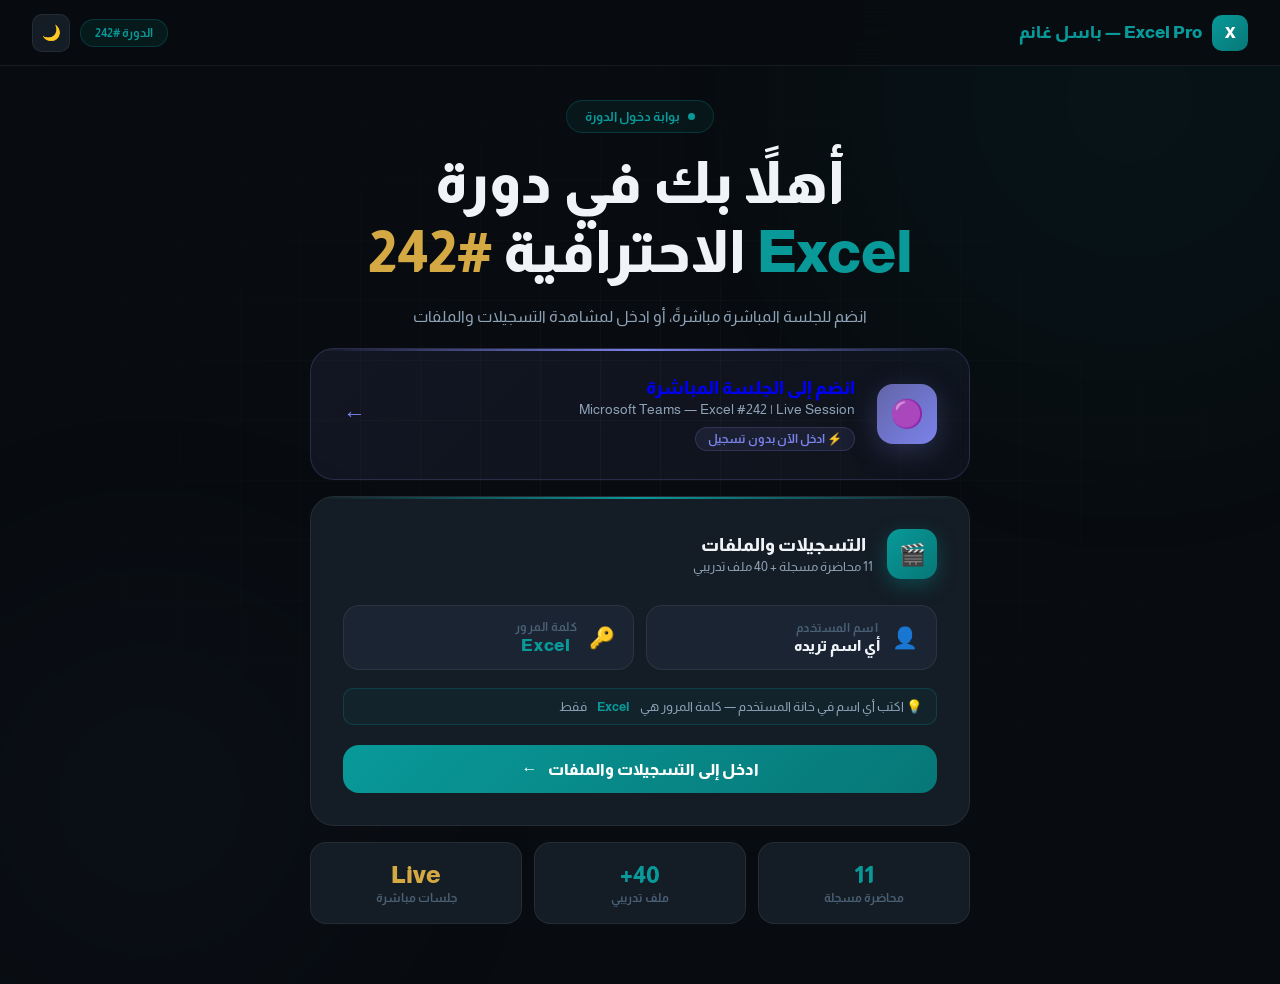
<file: index.html>
<!DOCTYPE html>
<html lang="ar" dir="rtl" data-theme="dark">
<head>
<meta charset="UTF-8">
<meta name="viewport" content="width=device-width, initial-scale=1.0">
<title>Excel #242 | بوابة الدورة - باسل غانم</title>
<link href="https://fonts.googleapis.com/css2?family=Almarai:wght@300;400;700;800&display=swap" rel="stylesheet">
<style>
:root{
  --teal:#099999;--teal-light:#0bbdbd;--teal-dark:#077777;
  --teal-glow:rgba(9,153,153,.35);--teal-subtle:rgba(9,153,153,.08);
  --bg:#080c10;--bg-2:#0d1117;--surface:#141c25;--surface-2:#1a2433;
  --border:rgba(255,255,255,.07);--border-teal:rgba(9,153,153,.25);
  --text-primary:#f0f4f8;--text-secondary:#8fa3b8;--text-muted:#4a6075;
  --gold:#d4a843;--teams:#6264a7;--teams-light:#7b83eb;
  --radius-lg:24px;--radius-md:16px;--radius-sm:10px;
  --transition:.35s cubic-bezier(.25,.46,.45,.94);
}
[data-theme="light"]{
  --bg:#f0f4f8;--bg-2:#e8eef4;--surface:#fff;--surface-2:#f5f8fb;
  --border:rgba(0,0,0,.08);--border-teal:rgba(9,153,153,.2);
  --text-primary:#0d1117;--text-secondary:#4a6075;--text-muted:#8fa3b8;
}
*,*::before,*::after{box-sizing:border-box;margin:0;padding:0}
html{direction:rtl}
body{font-family:'Almarai',sans-serif;background:var(--bg);color:var(--text-primary);min-height:100vh;overflow-x:hidden;transition:background .35s,color .35s}
::selection{background:var(--teal);color:#fff}
::-webkit-scrollbar{width:4px}::-webkit-scrollbar-thumb{background:var(--teal);border-radius:2px}

.bg-grid{position:fixed;inset:0;background-image:linear-gradient(var(--border) 1px,transparent 1px),linear-gradient(90deg,var(--border) 1px,transparent 1px);background-size:60px 60px;opacity:.4;mask-image:radial-gradient(ellipse 80% 80% at center,black 10%,transparent 70%);pointer-events:none;z-index:0}
.orb{position:fixed;border-radius:50%;filter:blur(120px);pointer-events:none;z-index:0}
.orb-1{width:600px;height:600px;background:var(--teal);opacity:.05;top:-200px;right:-150px;animation:float1 12s ease-in-out infinite}
.orb-2{width:500px;height:500px;background:var(--teams);opacity:.04;bottom:-150px;left:-100px;animation:float2 15s ease-in-out infinite}
@keyframes float1{0%,100%{transform:translate(0,0)}50%{transform:translate(30px,20px)}}
@keyframes float2{0%,100%{transform:translate(0,0)}50%{transform:translate(-20px,30px)}}

nav{position:fixed;top:0;right:0;left:0;z-index:100;display:flex;align-items:center;justify-content:space-between;padding:0 32px;height:66px;background:rgba(8,12,16,.8);backdrop-filter:blur(20px);border-bottom:1px solid var(--border)}
[data-theme="light"] nav{background:rgba(240,244,248,.85)}
.logo{display:flex;align-items:center;gap:10px;font-weight:800;font-size:1.05rem;color:var(--teal)}
.logo-box{width:36px;height:36px;background:linear-gradient(135deg,var(--teal),var(--teal-dark));border-radius:10px;display:grid;place-items:center;font-size:.95rem;font-weight:800;color:#fff;flex-shrink:0}
.nav-right{display:flex;align-items:center;gap:10px}
.theme-btn{width:38px;height:38px;border-radius:10px;border:1.5px solid var(--border);background:var(--surface);color:var(--text-secondary);cursor:pointer;display:grid;place-items:center;font-size:.95rem;transition:var(--transition)}
.theme-btn:hover{border-color:var(--teal);color:var(--teal)}
.nav-badge{padding:6px 14px;border-radius:20px;background:rgba(9,153,153,.1);border:1px solid var(--border-teal);color:var(--teal);font-size:.78rem;font-weight:700}

.hero{position:relative;z-index:1;min-height:100vh;display:flex;flex-direction:column;align-items:center;justify-content:center;padding:100px 24px 60px;text-align:center;gap:16px}

.live-pill{display:inline-flex;align-items:center;gap:8px;padding:8px 18px;border-radius:30px;background:rgba(9,153,153,.08);border:1px solid var(--border-teal);color:var(--teal);font-size:.82rem;font-weight:700;animation:fadeDown .6s both}
.pulse{width:7px;height:7px;border-radius:50%;background:var(--teal);animation:pulseAnim 2s infinite}
@keyframes pulseAnim{0%,100%{opacity:1;transform:scale(1)}50%{opacity:.4;transform:scale(.7)}}
@keyframes fadeDown{from{opacity:0;transform:translateY(-16px)}to{opacity:1;transform:translateY(0)}}
@keyframes fadeUp{from{opacity:0;transform:translateY(24px)}to{opacity:1;transform:translateY(0)}}

.hero h1{font-size:clamp(1.9rem,5.5vw,3.6rem);font-weight:800;line-height:1.2;animation:fadeDown .7s .1s both}
.hero h1 span{color:var(--teal)}
.hero h1 em{font-style:normal;color:var(--gold)}
.hero-sub{font-size:1rem;color:var(--text-secondary);max-width:520px;line-height:1.8;animation:fadeDown .7s .2s both}

/* TEAMS CARD */
.live-banner{width:100%;max-width:660px;animation:fadeUp .8s .3s both}
.live-card{display:block;position:relative;background:linear-gradient(135deg,rgba(98,100,167,.12),rgba(123,131,235,.06));border:1.5px solid rgba(98,100,167,.3);border-radius:var(--radius-lg);padding:28px 32px;overflow:hidden;cursor:pointer;transition:var(--transition);text-decoration:none}
.live-card:hover{transform:translateY(-4px);border-color:rgba(98,100,167,.55);box-shadow:0 20px 60px rgba(98,100,167,.18)}
.live-card::before{content:'';position:absolute;top:0;right:0;left:0;height:2px;background:linear-gradient(90deg,transparent,var(--teams-light),transparent)}
.live-inner{display:flex;align-items:center;gap:22px}
.teams-icon-box{width:60px;height:60px;background:linear-gradient(135deg,var(--teams),var(--teams-light));border-radius:16px;display:grid;place-items:center;flex-shrink:0;box-shadow:0 8px 28px rgba(98,100,167,.35);font-size:1.7rem}
.live-text{flex:1;text-align:right}
.live-text h2{font-size:1.15rem;font-weight:800;margin-bottom:4px}
.live-text p{font-size:.85rem;color:var(--text-secondary);margin-bottom:10px}
.live-chip{display:inline-flex;align-items:center;gap:5px;padding:4px 12px;border-radius:20px;background:rgba(98,100,167,.15);border:1px solid rgba(98,100,167,.3);font-size:.76rem;font-weight:700;color:var(--teams-light)}
.live-arr{font-size:1.4rem;color:var(--teams-light);flex-shrink:0;transition:transform var(--transition)}
.live-card:hover .live-arr{transform:translateX(-6px)}

/* PORTAL */
.portal-wrap{width:100%;max-width:660px;animation:fadeUp .8s .45s both}
.portal-card{background:var(--surface);border:1px solid var(--border);border-radius:var(--radius-lg);padding:32px;position:relative;overflow:hidden}
.portal-card::before{content:'';position:absolute;top:0;right:0;left:0;height:2px;background:linear-gradient(90deg,transparent,var(--teal),transparent)}
.p-header{display:flex;align-items:center;gap:14px;margin-bottom:26px}
.p-icon{width:50px;height:50px;background:linear-gradient(135deg,var(--teal),var(--teal-dark));border-radius:14px;display:grid;place-items:center;font-size:1.35rem;box-shadow:0 6px 20px var(--teal-glow);flex-shrink:0}
.p-title{font-size:1.1rem;font-weight:800;margin-bottom:4px}
.p-sub{font-size:.84rem;color:var(--text-secondary)}

.creds{display:grid;grid-template-columns:1fr 1fr;gap:12px;margin-bottom:18px}
.cred{background:var(--surface-2);border:1.5px solid var(--border);border-radius:var(--radius-md);padding:14px 18px;display:flex;align-items:center;gap:12px;cursor:pointer;transition:var(--transition);position:relative;overflow:hidden;user-select:none}
.cred:hover{border-color:var(--border-teal);background:var(--teal-subtle)}
.cred:active{transform:scale(.98)}
.cred-ico{font-size:1.3rem;flex-shrink:0}
.cred-lbl{font-size:.73rem;color:var(--text-muted);font-weight:700;margin-bottom:3px;letter-spacing:.04em}
.cred-val{font-size:.95rem;font-weight:800}
.cred-val.pw{color:var(--teal);font-size:1.05rem;letter-spacing:.04em}
.cred-tag{font-size:.68rem;color:var(--teal);background:rgba(9,153,153,.1);border:1px solid var(--border-teal);border-radius:10px;padding:2px 7px;position:absolute;left:12px;top:12px;opacity:0;transition:var(--transition)}
.cred:hover .cred-tag{opacity:1}

.hint-box{display:flex;align-items:center;gap:8px;background:rgba(9,153,153,.06);border:1px solid var(--border-teal);border-radius:var(--radius-sm);padding:10px 14px;margin-bottom:20px;font-size:.82rem;color:var(--text-secondary)}
.hint-box strong{color:var(--teal)}

.btn-enter{display:flex;align-items:center;justify-content:center;gap:10px;width:100%;padding:15px;border-radius:var(--radius-md);background:linear-gradient(135deg,var(--teal),var(--teal-dark));color:#fff;font-family:'Almarai',sans-serif;font-size:1rem;font-weight:800;border:none;cursor:pointer;text-decoration:none;transition:var(--transition);position:relative;overflow:hidden}
.btn-enter:hover{transform:translateY(-2px);box-shadow:0 10px 36px var(--teal-glow)}
.btn-enter:active{transform:translateY(0)}
.btn-arr{transition:transform var(--transition)}
.btn-enter:hover .btn-arr{transform:translateX(-5px)}

/* STATS */
.stats{width:100%;max-width:660px;display:grid;grid-template-columns:repeat(3,1fr);gap:12px;animation:fadeUp .8s .6s both}
.stat{background:var(--surface);border:1px solid var(--border);border-radius:var(--radius-md);padding:18px;text-align:center}
.stat-n{font-size:1.5rem;font-weight:800;color:var(--teal);margin-bottom:3px}
.stat-l{font-size:.75rem;color:var(--text-muted);font-weight:700}

/* TOAST */
.toast{position:fixed;bottom:24px;left:50%;transform:translateX(-50%) translateY(16px);background:var(--surface);border:1px solid var(--border-teal);border-radius:30px;padding:11px 22px;font-size:.86rem;font-weight:700;color:var(--teal);box-shadow:0 6px 28px rgba(0,0,0,.25);opacity:0;transition:all .3s;z-index:9999;white-space:nowrap;pointer-events:none}
.toast.show{opacity:1;transform:translateX(-50%) translateY(0)}

@media(max-width:580px){
  nav{padding:0 18px}
  .logo-label{display:none}
  .creds{grid-template-columns:1fr}
  .live-inner{flex-direction:column;text-align:center}
  .live-text{text-align:center}
  .live-arr{display:none}
  .portal-card{padding:22px 18px}
  .stats{grid-template-columns:repeat(3,1fr)}
}
</style>
</head>
<body>

<div class="bg-grid"></div>
<div class="orb orb-1"></div>
<div class="orb orb-2"></div>

<nav>
  <div class="logo">
    <div class="logo-box">X</div>
    <span class="logo-label">Excel Pro — باسل غانم</span>
  </div>
  <div class="nav-right">
    <span class="nav-badge">الدورة #242</span>
    <button class="theme-btn" id="themeBtn">🌙</button>
  </div>
</nav>

<div class="hero">

  <div class="live-pill">
    <span class="pulse"></span>
    بوابة دخول الدورة
  </div>

  <h1>أهلاً بك في دورة<br><span>Excel</span> الاحترافية <em>#242</em></h1>
  <p class="hero-sub">انضم للجلسة المباشرة مباشرةً، أو ادخل لمشاهدة التسجيلات والملفات</p>

  <!-- TEAMS -->
  <div class="live-banner">
    <a class="live-card" href="https://teams.microsoft.com/meet/3656075812655?p=hq89erH4RkZDetsWOR" target="_blank" rel="noopener">
      <div class="live-inner">
        <div class="teams-icon-box">🟣</div>
        <div class="live-text">
          <h2>انضم إلى الجلسة المباشرة</h2>
          <p>Microsoft Teams — Excel #242 | Live Session</p>
          <span class="live-chip">⚡ ادخل الآن بدون تسجيل</span>
        </div>
        <span class="live-arr">←</span>
      </div>
    </a>
  </div>

  <!-- PORTAL -->
  <div class="portal-wrap">
    <div class="portal-card">
      <div class="p-header">
        <div class="p-icon">🎬</div>
        <div>
          <div class="p-title">التسجيلات والملفات</div>
          <div class="p-sub">11 محاضرة مسجلة + 40 ملف تدريبي</div>
        </div>
      </div>

      <div class="creds">
        <div class="cred" onclick="copyVal('أي اسم', this)">
          <span class="cred-ico">👤</span>
          <div>
            <div class="cred-lbl">اسم المستخدم</div>
            <div class="cred-val">أي اسم تريده</div>
          </div>
          <span class="cred-tag">نسخ</span>
        </div>
        <div class="cred" onclick="copyVal('Excel', this)">
          <span class="cred-ico">🔑</span>
          <div>
            <div class="cred-lbl">كلمة المرور</div>
            <div class="cred-val pw">Excel</div>
          </div>
          <span class="cred-tag">نسخ ✓</span>
        </div>
      </div>

      <div class="hint-box">
        💡 اكتب أي اسم في خانة المستخدم — كلمة المرور هي <strong>&nbsp;Excel&nbsp;</strong> فقط
      </div>

      <a class="btn-enter" href="login.html">
        ادخل إلى التسجيلات والملفات
        <span class="btn-arr">←</span>
      </a>

      <div id="returnLink"></div>
    </div>
  </div>

  <!-- STATS -->
  <div class="stats">
    <div class="stat"><div class="stat-n">11</div><div class="stat-l">محاضرة مسجلة</div></div>
    <div class="stat"><div class="stat-n">40+</div><div class="stat-l">ملف تدريبي</div></div>
    <div class="stat"><div class="stat-n" style="color:var(--gold)">Live</div><div class="stat-l">جلسات مباشرة</div></div>
  </div>

</div>

<div class="toast" id="toast">✓ تم النسخ!</div>

<script>
// Theme
const btn = document.getElementById('themeBtn');
let dark = true;
btn.addEventListener('click', () => {
  dark = !dark;
  document.documentElement.setAttribute('data-theme', dark ? 'dark' : 'light');
  btn.textContent = dark ? '🌙' : '☀️';
});

// Copy
function copyVal(text, el) {
  navigator.clipboard.writeText(text).catch(() => {});
  el.style.borderColor = 'var(--teal)';
  el.style.background = 'rgba(9,153,153,.1)';
  setTimeout(() => { el.style.borderColor = ''; el.style.background = ''; }, 800);
  const toast = document.getElementById('toast');
  toast.classList.add('show');
  clearTimeout(toast._t);
  toast._t = setTimeout(() => toast.classList.remove('show'), 1800);
}

// Return link if already logged in
const user = localStorage.getItem('excelPro_user');
if (user) {
  const div = document.getElementById('returnLink');
  div.innerHTML = `<a href="dashboard.html" style="display:flex;align-items:center;justify-content:center;gap:6px;margin-top:14px;color:var(--teal);font-size:.86rem;font-weight:700;text-decoration:none;opacity:.8">↩ العودة لداشبورد دورتك (${user})</a>`;
}
</script>
</body>
</html>
</file>
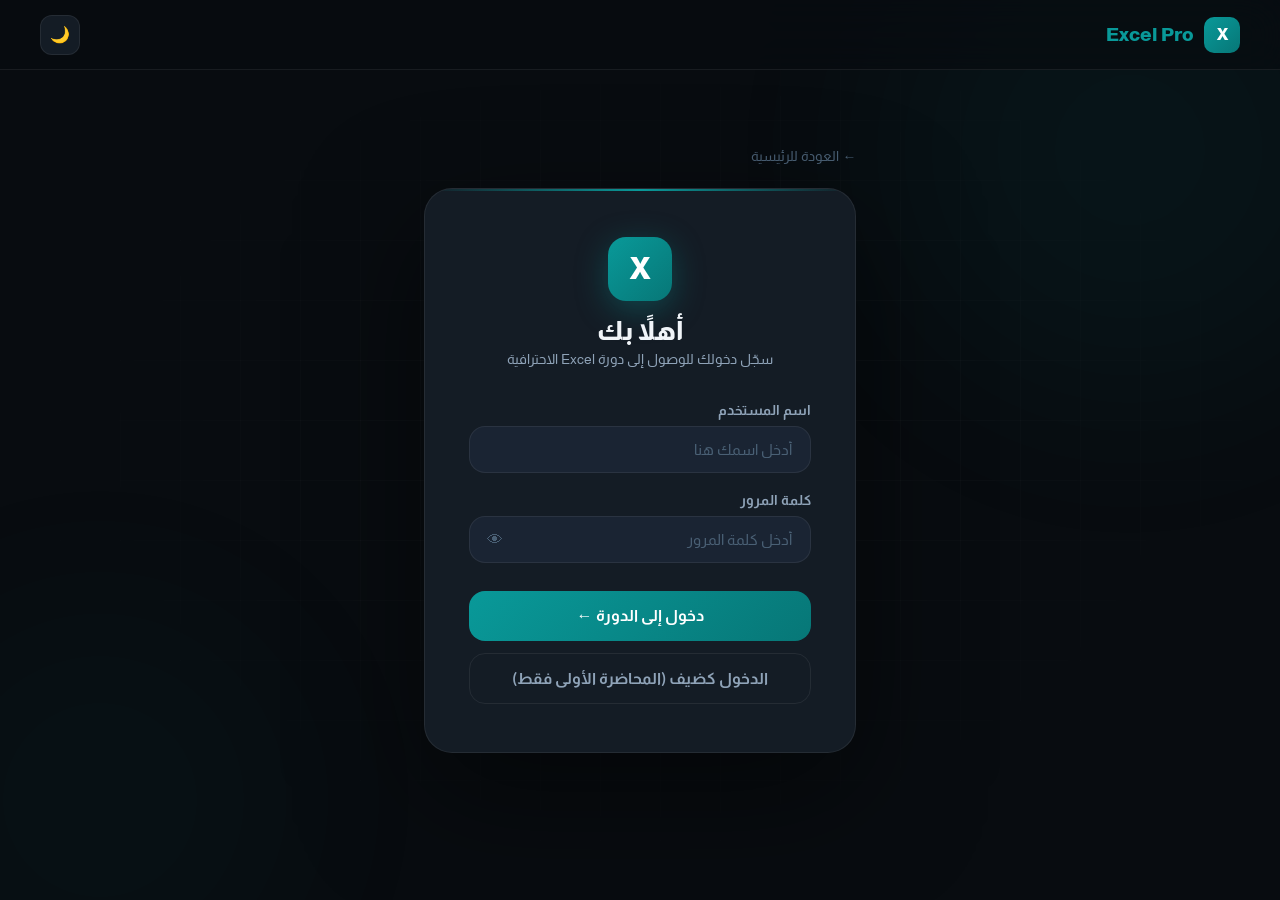
<file: dashboard.html>
<!DOCTYPE html>
<html lang="ar" dir="rtl" data-theme="dark">
<head>
<meta charset="UTF-8">
<meta name="viewport" content="width=device-width, initial-scale=1.0">
<title>لوحة التحكم - Excel Pro</title>
<link href="https://fonts.googleapis.com/css2?family=Almarai:wght@300;400;700;800&display=swap" rel="stylesheet">
<style>
:root{
  --teal:#099999;--teal-light:#0bbdbd;--teal-dark:#077777;
  --teal-glow:rgba(9,153,153,.35);--teal-subtle:rgba(9,153,153,.08);
  --bg:#080c10;--bg-2:#0d1117;--bg-3:#111820;
  --surface:#141c25;--surface-2:#1a2433;--surface-3:#202d3e;
  --border:rgba(255,255,255,.07);--border-teal:rgba(9,153,153,.25);
  --text-primary:#f0f4f8;--text-secondary:#8fa3b8;--text-muted:#4a6075;
  --gold:#d4a843;--gold-light:#f0c060;
  --radius-sm:8px;--radius-md:16px;--radius-lg:24px;
  --transition:.35s cubic-bezier(.25,.46,.45,.94);--transition-fast:.18s ease;
  --shadow-teal:0 0 40px rgba(9,153,153,.2);--shadow-card:0 8px 32px rgba(0,0,0,.4);
}
[data-theme="light"]{
  --bg:#f0f4f8;--bg-2:#e8eef4;--bg-3:#dde5ee;
  --surface:#fff;--surface-2:#f5f8fb;--surface-3:#eaf0f6;
  --border:rgba(0,0,0,.08);--border-teal:rgba(9,153,153,.2);
  --text-primary:#0d1117;--text-secondary:#4a6075;--text-muted:#8fa3b8;
  --shadow-card:0 8px 32px rgba(0,0,0,.1);
}
*,*::before,*::after{box-sizing:border-box;margin:0;padding:0}
html{direction:rtl}
body{font-family:'Almarai',sans-serif;background:var(--bg);color:var(--text-primary);min-height:100vh;transition:background .35s,color .35s}
::selection{background:var(--teal);color:#fff}
::-webkit-scrollbar{width:4px}::-webkit-scrollbar-track{background:var(--bg-2)}::-webkit-scrollbar-thumb{background:var(--teal);border-radius:2px}
a{color:inherit;text-decoration:none}

/* NAV */
nav{position:sticky;top:0;z-index:100;display:flex;align-items:center;justify-content:space-between;padding:0 48px;height:70px;background:rgba(8,12,16,.88);backdrop-filter:blur(24px);border-bottom:1px solid var(--border)}
[data-theme="light"] nav{background:rgba(240,244,248,.9)}
.nav-logo{display:flex;align-items:center;gap:10px;color:var(--teal);font-weight:800;font-size:1.2rem}
.logo-box{width:36px;height:36px;background:linear-gradient(135deg,var(--teal),var(--teal-dark));border-radius:10px;display:flex;align-items:center;justify-content:center;color:#fff;font-weight:800;font-size:1.1rem;box-shadow:0 4px 16px var(--teal-glow)}
.nav-right{display:flex;align-items:center;gap:14px}
.user-chip{display:flex;align-items:center;gap:10px;padding:8px 16px;background:var(--surface);border:1px solid var(--border);border-radius:50px;font-size:.88rem;font-weight:700}
.user-chip .avatar{width:28px;height:28px;border-radius:50%;background:linear-gradient(135deg,var(--teal),var(--teal-dark));display:flex;align-items:center;justify-content:center;font-size:.75rem;color:#fff;font-weight:800}
.admin-badge{padding:3px 10px;border-radius:50px;background:linear-gradient(135deg,var(--gold),#a07020);color:#fff;font-size:.7rem;font-weight:800}
.icon-btn{width:40px;height:40px;border-radius:12px;border:1.5px solid var(--border);background:var(--surface);color:var(--text-secondary);cursor:pointer;display:flex;align-items:center;justify-content:center;font-size:.95rem;transition:var(--transition-fast)}
.icon-btn:hover{border-color:var(--teal);color:var(--teal)}

/* HERO BANNER */
.dash-hero{background:linear-gradient(135deg,rgba(9,153,153,.12),rgba(9,153,153,.03));border-bottom:1px solid var(--border);padding:48px 48px 40px;position:relative;overflow:hidden}
.dash-hero-orb{position:absolute;width:400px;height:400px;border-radius:50%;background:var(--teal);filter:blur(100px);opacity:.05;top:-100px;left:-100px;pointer-events:none}
.dash-hero-content{max-width:1200px;margin:0 auto;position:relative;z-index:1;display:flex;align-items:center;justify-content:space-between;gap:40px;flex-wrap:wrap}
.dash-greeting small{color:var(--teal);font-size:.85rem;font-weight:700;display:block;margin-bottom:8px}
.dash-greeting h1{font-size:clamp(1.6rem,3vw,2.4rem);font-weight:800;margin-bottom:8px}
.dash-greeting p{color:var(--text-secondary);font-size:.95rem;font-weight:400}

/* PROGRESS WIDGET */
.progress-widget{background:var(--surface);border:1px solid var(--border-teal);border-radius:20px;padding:24px 28px;min-width:280px;flex-shrink:0}
.pw-header{display:flex;align-items:center;justify-content:space-between;margin-bottom:20px}
.pw-label{font-size:.85rem;font-weight:700;color:var(--text-secondary)}
.pw-pct{font-size:1.6rem;font-weight:800;color:var(--teal)}
.progress-bar{background:var(--surface-2);border-radius:50px;height:10px;overflow:hidden;margin-bottom:16px}
.progress-fill{height:100%;background:linear-gradient(90deg,var(--teal-dark),var(--teal-light));border-radius:50px;transition:width 1s cubic-bezier(.25,.46,.45,.94);position:relative}
.progress-fill::after{content:'';position:absolute;top:0;right:0;bottom:0;width:40px;background:linear-gradient(90deg,transparent,rgba(255,255,255,.4));animation:shimmer 2s infinite}
@keyframes shimmer{0%{transform:translateX(40px)}100%{transform:translateX(-200px)}}
.pw-stats{display:flex;gap:20px}
.pw-stat{text-align:center}
.pw-stat .n{font-size:1.1rem;font-weight:800;color:var(--text-primary);display:block}
.pw-stat .l{font-size:.75rem;color:var(--text-muted)}

/* CONTENT */
.dash-content{max-width:1200px;margin:0 auto;padding:48px}
.section-header{display:flex;align-items:center;justify-content:space-between;margin-bottom:32px}
.section-title-wrap h2{font-size:1.4rem;font-weight:800;margin-bottom:4px}
.section-title-wrap p{color:var(--text-secondary);font-size:.88rem;font-weight:400}
.filter-tabs{display:flex;gap:8px;flex-wrap:wrap}
.filter-tab{padding:8px 18px;border-radius:50px;border:1.5px solid var(--border);background:transparent;color:var(--text-secondary);font-family:'Almarai',sans-serif;font-size:.82rem;font-weight:700;cursor:pointer;transition:var(--transition-fast)}
.filter-tab.active,.filter-tab:hover{border-color:var(--teal);color:var(--teal);background:var(--teal-subtle)}

/* CARDS GRID */
.cards-grid{display:grid;grid-template-columns:repeat(auto-fill,minmax(300px,1fr));gap:24px}

/* LECTURE CARD */
.lecture-card{background:var(--surface);border:1px solid var(--border);border-radius:20px;overflow:hidden;transition:var(--transition);cursor:pointer;position:relative;display:flex;flex-direction:column}
.lecture-card:hover{border-color:var(--border-teal);box-shadow:var(--shadow-teal);transform:translateY(-6px) scale(1.01)}
.lecture-card.locked{opacity:.65;cursor:not-allowed}
.lecture-card.locked:hover{transform:none;box-shadow:none;border-color:var(--border)}
.lecture-card.completed .card-number{background:linear-gradient(135deg,var(--teal),var(--teal-dark));color:#fff}

/* CARD THUMBNAIL */
.card-thumb{aspect-ratio:16/9;background:linear-gradient(135deg,var(--bg-3),var(--surface-2));position:relative;overflow:hidden;display:flex;align-items:center;justify-content:center}
.card-thumb-bg{position:absolute;inset:0;background:linear-gradient(135deg,rgba(9,153,153,.08),transparent)}
.card-num-big{font-size:4rem;font-weight:800;color:rgba(9,153,153,.12);position:absolute}
.card-status-icon{font-size:2.5rem;position:relative;z-index:1}
.locked-overlay{position:absolute;inset:0;background:rgba(0,0,0,.5);display:flex;align-items:center;justify-content:center;font-size:2rem}

/* CARD BODY */
.card-body{padding:24px;flex:1;display:flex;flex-direction:column}
.card-meta{display:flex;align-items:center;justify-content:space-between;margin-bottom:14px}
.card-number{width:32px;height:32px;border-radius:10px;background:var(--surface-2);border:1px solid var(--border);display:flex;align-items:center;justify-content:center;font-size:.78rem;font-weight:800;color:var(--text-secondary);transition:var(--transition)}
.card-status-badge{padding:4px 12px;border-radius:50px;font-size:.72rem;font-weight:700}
.badge-available{background:var(--teal-subtle);color:var(--teal);border:1px solid var(--border-teal)}
.badge-completed{background:rgba(40,200,100,.1);color:#28c864;border:1px solid rgba(40,200,100,.25)}
.badge-locked{background:rgba(255,255,255,.04);color:var(--text-muted);border:1px solid var(--border)}
.badge-soon{background:rgba(212,168,67,.1);color:var(--gold);border:1px solid rgba(212,168,67,.25)}

.card-title{font-size:1.05rem;font-weight:800;margin-bottom:8px}
.card-desc{font-size:.82rem;color:var(--text-secondary);font-weight:400;line-height:1.7;flex:1}

/* CARD PROGRESS */
.card-progress{margin-top:16px;padding-top:16px;border-top:1px solid var(--border)}
.cp-bar{height:4px;background:var(--surface-2);border-radius:50px;overflow:hidden}
.cp-fill{height:100%;background:linear-gradient(90deg,var(--teal-dark),var(--teal-light));border-radius:50px;transition:width .7s ease}
.cp-label{display:flex;justify-content:space-between;align-items:center;margin-top:8px;font-size:.72rem;color:var(--text-muted)}

/* CARD FOOTER */
.card-footer{padding:16px 24px;border-top:1px solid var(--border);display:flex;align-items:center;justify-content:space-between}
.go-btn{display:inline-flex;align-items:center;gap:6px;padding:8px 18px;border-radius:50px;background:linear-gradient(135deg,var(--teal),var(--teal-dark));color:#fff;font-family:'Almarai',sans-serif;font-size:.82rem;font-weight:700;border:none;cursor:pointer;transition:var(--transition)}
.go-btn:hover{transform:translateY(-1px);box-shadow:0 4px 16px var(--teal-glow)}
.go-btn-ghost{background:transparent;color:var(--text-muted);border:1.5px solid var(--border);padding:8px 18px;border-radius:50px;font-family:'Almarai',sans-serif;font-size:.82rem;font-weight:700;cursor:not-allowed}
.duration-tag{font-size:.78rem;color:var(--text-muted);display:flex;align-items:center;gap:5px}

/* MOBILE */
@media(max-width:768px){
  nav{padding:0 20px}
  .dash-hero{padding:32px 20px 28px}
  .dash-content{padding:28px 20px}
  .cards-grid{grid-template-columns:1fr}
  .section-header{flex-direction:column;align-items:flex-start;gap:16px}
  .progress-widget{min-width:100%;width:100%}
  .dash-hero-content{flex-direction:column}
}
</style>
</head>
<body>

<nav>
  <div class="nav-logo">
    <div class="logo-box">X</div>
    <span>Excel Pro</span>
  </div>
  <div class="nav-right">
    <div class="user-chip">
      <div class="avatar" id="avatarInitial">؟</div>
<span id="userName">طالب</span>
<span class="admin-badge" id="adminBadge" style="display:none">أدمن</span>
<span class="admin-badge" id="guestBadge" style="display:none; background: linear-gradient(135deg, #4a6075, #1a2433);">ضيف</span>
    </div>
    <button class="icon-btn" id="themeToggle" title="تغيير المظهر">🌙</button>
    <button class="icon-btn" id="logoutBtn" title="تسجيل الخروج">⏏</button>
  </div>
</nav>

<div class="dash-hero">
  <div class="dash-hero-orb"></div>
  <div class="dash-hero-content">
    <div class="dash-greeting">
      <small>مرحباً بك في دورة Excel الاحترافية</small>
      <h1 id="greetText">أهلاً، <span id="greetName">طالب</span> 👋</h1>
      <p>استمر في رحلتك نحو الاحتراف - كل خطوة تقترب بك من الهدف.</p>
    </div>
    <div class="progress-widget">
      <div class="pw-header">
        <span class="pw-label">تقدمك في الدورة</span>
        <span class="pw-pct" id="progressPct">0%</span>
      </div>
      <div class="progress-bar">
        <div class="progress-fill" id="progressFill" style="width:0%"></div>
      </div>
      <div class="pw-stats">
        <div class="pw-stat"><span class="n" id="completedCount">0</span><span class="l">مكتملة</span></div>
        <div class="pw-stat"><span class="n" id="availableCount">0</span><span class="l">متاحة</span></div>
        <div class="pw-stat"><span class="n">10</span><span class="l">إجمالي</span></div>
      </div>
    </div>
  </div>
</div>

<div class="dash-content">
  <div class="section-header">
    <div class="section-title-wrap">
      <h2>محاضرات الدورة</h2>
      <p>10 محاضرات متكاملة من الأساسيات إلى الاحتراف</p>
    </div>
    <div class="filter-tabs">
      <button class="filter-tab active" data-filter="all">الكل</button>
      <button class="filter-tab" data-filter="available">متاحة</button>
      <button class="filter-tab" data-filter="completed">مكتملة</button>
      <button class="filter-tab" data-filter="locked">مقفلة</button>
    </div>
  </div>

  <div class="cards-grid" id="cardsGrid"></div>
</div>

<script src="data.js"></script>

<script>
// ── AUTH CHECK ──
const currentUser = localStorage.getItem('excelPro_user');
const currentRole = localStorage.getItem('excelPro_role');

if (!currentUser) {
  window.location.href = 'login.html';
} else if (currentRole === 'guest') {
  alert('عذراً، هذا المحتوى غير متاح في وضع الضيف. يرجى تسجيل الدخول بحسابك للوصول إلى الدورة.');
  window.location.href = 'login.html';
}

// ── UI SETUP ──
document.getElementById('userName').textContent = currentUser;
document.getElementById('greetName').textContent = currentUser;
document.getElementById('avatarInitial').textContent = currentUser.charAt(0).toUpperCase();
if (currentRole === 'admin') document.getElementById('adminBadge').style.display = 'inline-flex';
if (currentRole === 'guest') document.getElementById('guestBadge').style.display = 'inline-flex';

// ── PROGRESS LOGIC ──
const TOTAL_LESSONS = CourseService.getAllLessons().length;

function getProgress() {
  const raw = localStorage.getItem('excelPro_progress');
  if (raw) return JSON.parse(raw);
  return { completed: [], locked: currentRole === 'admin' ? [] : Array.from({length: TOTAL_LESSONS - 1}, (_, i) => i + 2) };
}

// ── ICONS MAP ──
const iconsMap = { 1:'📊', 2:'🧮', 3:'📋', 4:'⚡', 5:'🔍', 6:'🔄', 7:'📈', 8:'🤖', 9:'⚙️', 10:'🏆' };

// ── RENDER CARDS ──
function renderCards(filter = 'all') {
  const progress = getProgress();
  const grid = document.getElementById('cardsGrid');
  grid.innerHTML = '';
  
  let completedCount = 0, availableCount = 0;
  const allLessons = CourseService.getAllLessons();

  allLessons.forEach(lec => {
    const isCompleted = progress.completed.includes(lec.id);
    const isLocked = currentRole !== 'admin' && progress.locked.includes(lec.id);
    const isPendingVideo = lec.videoStatus === 'pending';
    const hasContent = lec.videoUrl && lec.videoUrl.trim() !== '' && !isPendingVideo;
    let state = isLocked ? 'locked' : (isPendingVideo ? 'pending' : (isCompleted ? 'completed' : 'available'));

    if (filter !== 'all' && filter !== state) return;
    if (isCompleted && !isPendingVideo) completedCount++;
    if (!isLocked && !isCompleted && !isPendingVideo) availableCount++;

    const card = document.createElement('div');
    card.className = `lecture-card ${state}`;
    
    let badge = '', iconHTML = '', btn = '';
    const lecIcon = iconsMap[lec.id] || '📚'; 
    const targetUrl = `lectures.html?id=${lec.id}`;

    if (isLocked) {
      badge = `<span class="card-status-badge badge-locked">🔒 مقفلة</span>`;
      iconHTML = `<div class="locked-overlay">🔒</div>`;
      btn = `<button class="go-btn-ghost" disabled>أكمل السابقة أولاً</button>`;
    } else if (isPendingVideo) {
      badge = `<span class="card-status-badge badge-soon">⏳ قيد الرفع</span>`;
      iconHTML = `<span class="card-status-icon">🎬</span>`;
      btn = `<button class="go-btn" onclick="location.href='${targetUrl}'">عرض الرسالة ←</button>`;
    } else if (isCompleted) {
      badge = `<span class="card-status-badge badge-completed">✓ مكتملة</span>`;
      iconHTML = `<span class="card-status-icon">✅</span>`;
      btn = `<button class="go-btn" onclick="location.href='${targetUrl}'">مراجعة ←</button>`;
    } else if (!hasContent) {
      badge = `<span class="card-status-badge badge-soon">⏳ قريباً</span>`;
      iconHTML = `<span class="card-status-icon">⏳</span>`;
      btn = `<button class="go-btn-ghost" disabled>قريباً</button>`;
    } else {
      badge = `<span class="card-status-badge badge-available">▶ متاحة</span>`;
      iconHTML = `<span class="card-status-icon">${lecIcon}</span>`;
      btn = `<button class="go-btn" onclick="location.href='${targetUrl}'">ابدأ المحاضرة ←</button>`;
    }

    const durationText = lec.duration ? `${lec.duration} دقيقة` : '~120 دقيقة';

    card.innerHTML = `
      <div class="card-thumb"><div class="card-thumb-bg"></div><span class="card-num-big">${lec.id}</span>${iconHTML}</div>
      <div class="card-body">
        <div class="card-meta"><div class="card-number">${lec.id}</div>${badge}</div>
        <div class="card-title">${lec.title || 'محاضرة ' + lec.id}</div>
        <div class="card-desc">${lec.desc || 'سيتم إضافة التفاصيل قريباً'}</div>
        <div class="card-progress">
          <div class="cp-bar"><div class="cp-fill" style="width:${isCompleted && !isPendingVideo ? 100 : 0}%"></div></div>
          <div class="cp-label"><span>${isLocked ? 'مقفلة' : (isPendingVideo ? 'قيد الرفع' : (isCompleted ? 'مكتملة' : (!hasContent ? 'قريباً' : 'متاحة')))}</span><span>${isCompleted && !isPendingVideo ? '100%' : '0%'}</span></div>
        </div>
      </div>
      <div class="card-footer">${btn}<span class="duration-tag">⏱ ${durationText}</span></div>`;

    if (!isLocked && (hasContent || isPendingVideo)) {
      card.addEventListener('click', e => { if(e.target.tagName !== 'BUTTON') location.href = targetUrl; });
    }
    grid.appendChild(card);
  });

  const calculatedProgress = LearningEngine.calculateCourseProgress(progress.completed);
  
  document.getElementById('progressPct').textContent = calculatedProgress + '%';
  document.getElementById('progressFill').style.width = calculatedProgress + '%';
  document.getElementById('completedCount').textContent = completedCount;
  document.getElementById('availableCount').textContent = availableCount;
  document.querySelector('.pw-stats .pw-stat:last-child .n').textContent = TOTAL_LESSONS;
}

renderCards();

// ── FILTER TABS ──
document.querySelectorAll('.filter-tab').forEach(tab => {
  tab.addEventListener('click', function() {
    document.querySelectorAll('.filter-tab').forEach(t => t.classList.remove('active'));
    this.classList.add('active'); renderCards(this.dataset.filter);
  });
});

// ── THEME ──
const themeToggle = document.getElementById('themeToggle');
let dark = true;
themeToggle.addEventListener('click', () => {
  dark = !dark; document.documentElement.setAttribute('data-theme', dark ? 'dark' : 'light');
  themeToggle.textContent = dark ? '🌙' : '☀️';
});

// ── LOGOUT ──
document.getElementById('logoutBtn').addEventListener('click', () => {
  if (confirm('هل تريد تسجيل الخروج؟')) { localStorage.clear(); location.href = 'login.html'; }
});
</script>
</body>
</html>
</file>
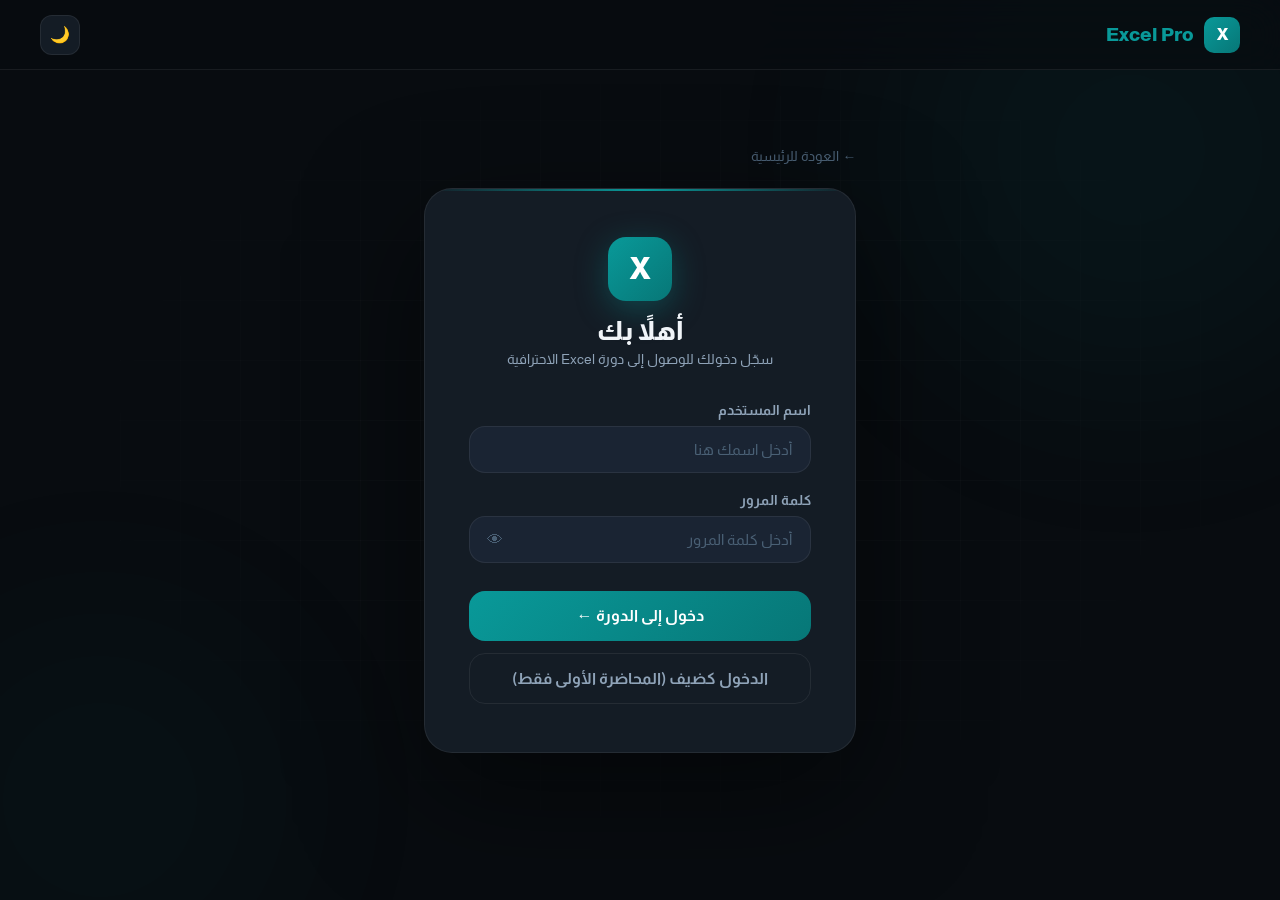
<file: lectures.html>
<!DOCTYPE html>
<html lang="ar" dir="rtl" data-theme="dark">
<head>
<meta charset="UTF-8">
<meta name="viewport" content="width=device-width, initial-scale=1.0">
<title id="pageTitle">المحاضرة - Excel Pro</title>

<script src="data.js"></script>

<link href="https://fonts.googleapis.com/css2?family=Almarai:wght@300;400;700;800&display=swap" rel="stylesheet">
<style>
:root{--teal:#099999;--teal-light:#0bbdbd;--teal-dark:#077777;--teal-glow:rgba(9,153,153,.35);--teal-subtle:rgba(9,153,153,.08);--bg:#080c10;--bg-2:#0d1117;--bg-3:#111820;--surface:#141c25;--surface-2:#1a2433;--surface-3:#202d3e;--border:rgba(255,255,255,.07);--border-teal:rgba(9,153,153,.25);--text-primary:#f0f4f8;--text-secondary:#8fa3b8;--text-muted:#4a6075;--gold:#d4a843;--radius-sm:8px;--radius-md:16px;--radius-lg:24px;--transition:.35s cubic-bezier(.25,.46,.45,.94);--transition-fast:.18s ease;}[data-theme="light"]{--bg:#f0f4f8;--bg-2:#e8eef4;--bg-3:#dde5ee;--surface:#fff;--surface-2:#f5f8fb;--surface-3:#eaf0f6;--border:rgba(0,0,0,.08);--border-teal:rgba(9,153,153,.2);--text-primary:#0d1117;--text-secondary:#4a6075;--text-muted:#8fa3b8;}*,*::before,*::after{box-sizing:border-box;margin:0;padding:0}html{direction:rtl}body{font-family:'Almarai',sans-serif;background:var(--bg);color:var(--text-primary);min-height:100vh;transition:background .35s,color .35s;display:flex;flex-direction:column;}::selection{background:var(--teal);color:#fff}::-webkit-scrollbar{width:4px}::-webkit-scrollbar-track{background:var(--bg-2)}::-webkit-scrollbar-thumb{background:var(--teal);border-radius:2px}a{text-decoration:none; color:inherit;}nav{position:sticky;top:0;z-index:100;display:flex;align-items:center;justify-content:space-between;padding:0 48px;height:70px;background:rgba(8,12,16,.9);backdrop-filter:blur(24px);border-bottom:1px solid var(--border)}[data-theme="light"] nav{background:rgba(240,244,248,.92)}.nav-logo{display:flex;align-items:center;gap:10px;color:var(--teal);font-weight:800;font-size:1.1rem}.logo-box{width:34px;height:34px;background:linear-gradient(135deg,var(--teal),var(--teal-dark));border-radius:9px;display:flex;align-items:center;justify-content:center;color:#fff;font-weight:800}.nav-right{display:flex;align-items:center;gap:12px}.icon-btn{width:40px;height:40px;border-radius:12px;border:1.5px solid var(--border);background:var(--surface);color:var(--text-secondary);cursor:pointer;display:flex;align-items:center;justify-content:center;font-size:.95rem;transition:var(--transition-fast)}.icon-btn:hover{border-color:var(--teal);color:var(--teal)}.back-btn{display:inline-flex;align-items:center;gap:8px;padding:8px 18px;border-radius:50px;border:1.5px solid var(--border);background:var(--surface);color:var(--text-secondary);font-family:'Almarai',sans-serif;font-size:.85rem;font-weight:700;cursor:pointer;transition:var(--transition-fast)}.back-btn:hover{border-color:var(--teal);color:var(--teal)}.breadcrumb{padding:20px 48px 0;display:flex;align-items:center;gap:10px;font-size:.82rem;color:var(--text-muted)}.breadcrumb a{color:var(--teal);font-weight:700}.breadcrumb a:hover{text-decoration:underline}.soon-wrap{flex:1;display:flex;align-items:center;justify-content:center;padding:60px 24px;text-align:center}.soon-card{max-width:600px;width:100%}.soon-icon-wrap{width:120px;height:120px;border-radius:30px;background:var(--teal-subtle);border:1px solid var(--border-teal);display:flex;align-items:center;justify-content:center;font-size:3.5rem;margin:0 auto 36px;position:relative}.soon-icon-wrap::after{content:'';position:absolute;inset:-20px;border-radius:40px;background:radial-gradient(circle,rgba(9,153,153,.06),transparent 70%)}.soon-badge{display:inline-flex;align-items:center;gap:8px;padding:8px 20px;border-radius:50px;background:rgba(212,168,67,.08);border:1px solid rgba(212,168,67,.25);color:var(--gold);font-size:.82rem;font-weight:800;margin-bottom:28px}.soon-badge .dot{width:7px;height:7px;border-radius:50%;background:var(--gold);animation:pulse 2s infinite}@keyframes pulse{0%,100%{opacity:1}50%{opacity:.4}}.placeholder-sections{display:flex;flex-direction:column;gap:16px;margin-bottom:40px;text-align:right}.ph-item{display:flex;align-items:center;gap:16px;padding:16px 20px;background:var(--surface);border:1px solid var(--border);border-radius:var(--radius-md);opacity:.7}.ph-icon{font-size:1.3rem;flex-shrink:0}.ph-text strong{display:block;font-size:.9rem;font-weight:800}.ph-text span{font-size:.8rem;color:var(--text-muted)}.soon-actions{display:flex;gap:14px;justify-content:center;flex-wrap:wrap}.btn-back-main{display:inline-flex;align-items:center;gap:8px;padding:14px 32px;border-radius:50px;background:linear-gradient(135deg,var(--teal),var(--teal-dark));color:#fff;font-size:.95rem;font-weight:800;border:none;cursor:pointer;transition:var(--transition)}.btn-back-main:hover{transform:translateY(-2px);box-shadow:0 8px 32px var(--teal-glow)}.progress-teaser{margin-top:40px;padding-top:32px;border-top:1px solid var(--border)}.pt-label{font-size:.8rem;color:var(--text-muted);font-weight:700;margin-bottom:12px}.pt-bar{background:var(--surface);border-radius:50px;height:8px;overflow:hidden;margin-bottom:10px}.pt-fill{height:100%;background:linear-gradient(90deg,var(--teal-dark),var(--teal-light));border-radius:50px;transition:width 1s ease}.pt-nums{font-size:.78rem;color:var(--text-muted);display:flex;justify-content:space-between}.lec-hero{padding:32px 48px 0;max-width:1300px;margin:0 auto; width: 100%;}.lec-meta{display:flex;align-items:center;gap:12px;margin-bottom:20px;flex-wrap:wrap}.lec-num-badge{padding:6px 16px;border-radius:50px;background:var(--teal-subtle);border:1px solid var(--border-teal);color:var(--teal);font-size:.8rem;font-weight:800}.lec-status-badge{padding:6px 16px;border-radius:50px;font-size:.8rem;font-weight:800}.status-available{background:rgba(9,153,153,.1);color:var(--teal);border:1px solid var(--border-teal)}.status-done{background:rgba(40,200,100,.1);color:#28c864;border:1px solid rgba(40,200,100,.25)}.shared-title{font-size:clamp(1.8rem,3.5vw,3rem);font-weight:800;margin-bottom:16px;line-height:1.2}.shared-desc{color:var(--text-secondary);font-size:1rem;font-weight:400;line-height:1.8;max-width:700px}.lec-layout{display:grid;grid-template-columns:1fr 360px;gap:32px;padding:32px 48px 64px;max-width:1300px;margin:0 auto;align-items:start; width: 100%;}.video-wrap{position:relative;border-radius:20px;overflow:hidden;background:var(--surface);border:1px solid var(--border);box-shadow:0 24px 80px rgba(0,0,0,.5);margin-bottom:28px}.video-wrap iframe{width:100%;aspect-ratio:16/9;display:block;border:none}.objectives-card, .story-card, .complete-card, .download-card, .nav-card{background:var(--surface);border:1px solid var(--border);border-radius:20px;padding:28px;margin-bottom:24px}.obj-title, .story-head, .dl-title{font-size:1rem;font-weight:800;margin-bottom:20px;display:flex;align-items:center;gap:10px}.obj-list{list-style:none;display:flex;flex-direction:column;gap:12px}.obj-list li{display:flex;align-items:flex-start;gap:12px;font-size:.9rem;color:var(--text-secondary);font-weight:400;line-height:1.6}.obj-list li::before{content:'✓';color:var(--teal);font-weight:800;font-size:.9rem;margin-top:1px;flex-shrink:0}.story-body{font-size:.9rem;color:var(--text-secondary);line-height:1.9;font-weight:400}.lec-sidebar{display:flex;flex-direction:column;gap:20px;position:sticky;top:90px}.complete-card{border-color:var(--border-teal);text-align:center;position:relative;overflow:hidden}.complete-card::before{content:'';position:absolute;top:0;right:0;left:0;height:2px;background:linear-gradient(90deg,transparent,var(--teal),transparent)}.complete-icon{font-size:2.5rem;margin-bottom:16px;display:block}.complete-title{font-size:1rem;font-weight:800;margin-bottom:8px}.complete-desc{font-size:.82rem;color:var(--text-secondary);margin-bottom:24px;font-weight:400;line-height:1.7}.btn-complete{width:100%;padding:16px;border-radius:var(--radius-md);background:linear-gradient(135deg,var(--teal),var(--teal-dark));color:#fff;font-family:'Almarai',sans-serif;font-size:.95rem;font-weight:800;border:none;cursor:pointer;transition:var(--transition)}.btn-complete:hover{transform:translateY(-2px);box-shadow:0 8px 32px var(--teal-glow)}.btn-complete.done{background:linear-gradient(135deg,#1a7a40,#28a960);cursor:default}.btn-complete.done:hover{transform:none;box-shadow:none}.nav-card-title{font-size:.88rem;font-weight:800;color:var(--text-muted);margin-bottom:16px}.next-lec-btn{width:100%;padding:14px;border-radius:var(--radius-md);background:var(--surface-2);border:1.5px solid var(--border);color:var(--text-primary);font-family:'Almarai',sans-serif;font-size:.9rem;font-weight:700;cursor:pointer;transition:var(--transition);display:flex;align-items:center;justify-content:space-between}.next-lec-btn:hover{border-color:var(--border-teal);background:var(--teal-subtle);color:var(--teal)}.next-lec-btn.locked-next{opacity:.5;cursor:not-allowed}@keyframes confettiFall{0%{transform:translateY(-20px) rotate(0deg);opacity:1}100%{transform:translateY(100vh) rotate(720deg);opacity:0}}.confetti-piece{position:fixed;width:10px;height:10px;border-radius:2px;pointer-events:none;animation:confettiFall 3s ease-in forwards;z-index:9999}@media(max-width:900px){nav{padding:0 20px} .breadcrumb{padding:16px 20px 0} .lec-hero{padding:24px 20px 0} .lec-layout{grid-template-columns:1fr;padding:24px 20px 48px} .lec-sidebar{position:static}}

.dl-file{display:flex;align-items:center;gap:14px;padding:14px 16px;background:var(--surface-2);border:1px solid var(--border);border-radius:var(--radius-md);cursor:pointer;transition:var(--transition-fast);text-decoration:none;color:inherit; margin-bottom: 10px;}
.dl-file:last-child{margin-bottom: 0;}
.dl-file:hover{border-color:var(--border-teal);background:var(--teal-subtle)}
.dl-icon{font-size:1.5rem;flex-shrink:0}
.dl-info{flex:1}
.dl-name{font-size:.88rem;font-weight:800;display:block}
.dl-size{font-size:.75rem;color:var(--text-muted)}
.dl-arrow{color:var(--teal);font-size:.9rem;font-weight:bold;}
  /* تنسيقات التحميل للفيديو */
.video-loader {
  position: absolute;
  top: 0; left: 0; right: 0; bottom: 0;
  display: flex;
  flex-direction: column;
  align-items: center;
  justify-content: center;
  background: var(--surface);
  z-index: 1;
  color: var(--teal);
  font-weight: 700;
  gap: 12px;
}
.spinner {
  width: 40px;
  height: 40px;
  border: 4px solid var(--border-teal);
  border-top-color: var(--teal);
  border-radius: 50%;
  animation: spin 1s linear infinite;
}
@keyframes spin { 100% { transform: rotate(360deg); } }

.video-pending-card {
  min-height: clamp(280px, 42vw, 560px);
  aspect-ratio: 16 / 9;
  display: flex;
  align-items: center;
  justify-content: center;
  padding: clamp(22px, 5vw, 54px);
  background:
    radial-gradient(circle at 18% 20%, rgba(9,153,153,.26), transparent 34%),
    radial-gradient(circle at 82% 76%, rgba(212,168,67,.16), transparent 32%),
    linear-gradient(135deg, rgba(9,153,153,.08), rgba(255,255,255,.025));
  position: relative;
  overflow: hidden;
  font-family: 'Almarai', sans-serif;
}
.video-pending-card::before,
.video-pending-card::after {
  content: '';
  position: absolute;
  border-radius: 999px;
  border: 1px solid rgba(255,255,255,.08);
  pointer-events: none;
}
.video-pending-card::before {
  width: 240px;
  height: 240px;
  top: -80px;
  right: -70px;
  animation: floatSoft 6s ease-in-out infinite;
}
.video-pending-card::after {
  width: 150px;
  height: 150px;
  left: -42px;
  bottom: -42px;
  animation: floatSoft 7s ease-in-out infinite reverse;
}
.video-pending-inner {
  width: min(620px, 100%);
  text-align: center;
  position: relative;
  z-index: 2;
  animation: pendingEnter .75s cubic-bezier(.2,.8,.2,1) both;
}
.video-pending-icon {
  width: 92px;
  height: 92px;
  margin: 0 auto 22px;
  display: grid;
  place-items: center;
  border-radius: 28px;
  background: rgba(9,153,153,.12);
  border: 1px solid var(--border-teal);
  box-shadow: 0 18px 45px rgba(9,153,153,.14);
  font-size: 2.5rem;
  animation: breathe 2.8s ease-in-out infinite;
}
.video-pending-pill {
  display: inline-flex;
  align-items: center;
  gap: 8px;
  padding: 8px 18px;
  margin-bottom: 16px;
  border-radius: 999px;
  background: rgba(212,168,67,.1);
  color: var(--gold);
  border: 1px solid rgba(212,168,67,.26);
  font-size: .82rem;
  font-weight: 800;
}
.video-pending-title {
  font-size: clamp(1.35rem, 2.8vw, 2.15rem);
  font-weight: 800;
  line-height: 1.45;
  margin-bottom: 10px;
  color: var(--text-primary);
}
.video-pending-copy {
  color: var(--text-secondary);
  font-size: .98rem;
  line-height: 1.9;
  max-width: 470px;
  margin: 0 auto;
}
.pending-dot {
  width: 8px;
  height: 8px;
  border-radius: 999px;
  background: var(--gold);
  box-shadow: 0 0 0 rgba(212,168,67,.5);
  animation: pendingPulse 1.8s infinite;
}
@keyframes pendingEnter { from { opacity: 0; transform: translateY(16px) scale(.98); } to { opacity: 1; transform: translateY(0) scale(1); } }
@keyframes breathe { 0%, 100% { transform: translateY(0) scale(1); } 50% { transform: translateY(-6px) scale(1.03); } }
@keyframes floatSoft { 0%, 100% { transform: translate3d(0,0,0); } 50% { transform: translate3d(14px,-12px,0); } }
@keyframes pendingPulse { 0% { box-shadow: 0 0 0 0 rgba(212,168,67,.48); } 70% { box-shadow: 0 0 0 10px rgba(212,168,67,0); } 100% { box-shadow: 0 0 0 0 rgba(212,168,67,0); } }
.btn-complete.disabled-video {
  opacity: .55;
  cursor: not-allowed;
  filter: grayscale(.35);
}
.btn-complete.disabled-video:hover {
  transform: none;
  box-shadow: none;
}
.status-pending-video {
  background: rgba(212,168,67,.1);
  color: var(--gold);
  border: 1px solid rgba(212,168,67,.28);
}

/* تنسيق زر التحميل للملفات */
.dl-action-btn {
  background: var(--teal);
  color: #fff;
  padding: 8px 16px;
  border-radius: var(--radius-sm);
  font-size: 0.85rem;
  font-weight: 800;
  display: flex;
  align-items: center;
  gap: 6px;
  transition: var(--transition-fast);
}
.dl-file:hover .dl-action-btn {
  background: var(--teal-dark);
}
</style>
</head>
<body>

<nav>
  <div class="nav-logo"><div class="logo-box">X</div><span>Excel Pro</span></div>
  <div class="nav-right">
    <a href="dashboard.html" class="back-btn">← لوحة التحكم</a>
    <button class="icon-btn" id="themeToggle">🌙</button>
  </div>
</nav>

<div class="breadcrumb">
  <a href="dashboard.html">الدورة</a> <span>/</span> <span class="sync-breadcrumb"></span>
</div>

<div class="soon-wrap" id="soonView" style="display:none;">
  <div class="soon-card">
    <div class="soon-icon-wrap">🧮</div>
    <div class="soon-badge"><span class="dot"></span>قيد الإعداد</div>
    <h1 class="shared-title sync-title"></h1>
    <p class="shared-desc sync-desc" style="margin: 0 auto 40px;"></p>
    <div class="placeholder-sections">
      <div class="ph-item"><span class="ph-icon">🎬</span><div class="ph-text"><strong>الفيديو التعليمي</strong><span>سيتم إضافة الفيديو قريباً</span></div></div>
      <div class="ph-item"><span class="ph-icon">📁</span><div class="ph-text"><strong>ملفات التطبيق</strong><span>ملفات Excel للتدريب قيد الإعداد</span></div></div>
    </div>
    <div class="soon-actions">
      <a href="dashboard.html" class="btn-back-main">العودة للوحة التحكم</a>
    </div>
    <div class="progress-teaser">
      <div class="pt-label">تقدمك في الدورة</div>
      <div class="pt-bar"><div class="pt-fill" id="ptFill" style="width:0%"></div></div>
      <div class="pt-nums"><span id="ptDone">0 مكتملة</span><span></span></div>
    </div>
  </div>
</div>

<div id="availableView" style="display:none; width:100%;">
  <div class="lec-hero">
    <div class="lec-meta">
      <span class="lec-num-badge sync-badge"></span>
      <span class="lec-status-badge status-available" id="statusBadge">▶ متاحة</span>
    </div>
    <h1 class="shared-title sync-title"></h1>
    <p class="shared-desc sync-desc"></p>
  </div>
  <div class="lec-layout">
    
    <div class="video-section">
      <div class="video-wrap" id="videoTarget"></div>
      <div class="story-card" style="margin-bottom:24px">
        <div class="story-head"><span>📖</span> عن هذه المحاضرة</div>
        <div class="story-body" id="storyBody"></div>
      </div>
      <div class="objectives-card">
        <div class="obj-title"><span>🎯</span> أهداف المحاضرة</div>
        <ul class="obj-list" id="objList"></ul>
      </div>
    </div>
    
    <div class="lec-sidebar">
      
      <div class="complete-card">
        <span class="complete-icon" id="completeIcon">🎓</span>
        <div class="complete-title" id="completeTitle">أكملت المحاضرة؟</div>
        <div class="complete-desc" id="completeDesc">سجل إتمامك لفتح المحاضرة التالية.</div>
        <button class="btn-complete" id="completeBtn" onclick="markComplete()">
          <span id="completeBtnText">✓ تمت المشاهدة - سجّل إتمامي</span>
        </button>
      </div>
      
      <div class="download-card">
        <div class="dl-title"><span>📁</span> ملفات المحاضرة</div>
        <div id="fileTarget"></div> <div class="soon-badge" id="fileSoonTag" style="width:100%; justify-content:center; margin-bottom:0; display:flex;">
          <span>⏳</span> لا يوجد ملف مرفق حالياً
        </div>
      </div>
      
<div class="nav-card">
        <div class="nav-card-title">التنقل بين المحاضرات</div>
        <div id="lockHint" style="display:none; color: var(--gold); font-size: 0.8rem; margin-bottom: 12px; font-weight: bold;">
          🔒 يجب النقر على "سجّل إتمامي" لفتح المحاضرة التالية
        </div>
        <button class="next-lec-btn locked-next" id="nextBtn" onclick="goNext()">
          <span class="sync-next-text"></span>
          <span id="nextIcon">🔒</span>
        </button>
      </div>      
    </div>
  </div>
</div>

<script>
// ==========================================
// 1. الاستخراج الذكي من الرابط (URL Parameters)
// ==========================================
const urlParams = new URLSearchParams(window.location.search);
let CURRENT_LEC_ID = parseInt(urlParams.get('id')) || 1;

const NEXT_ID = CURRENT_LEC_ID + 1;
const TOTAL_LESSONS = CourseService.getAllLessons().length;

// ==========================================
// 2. جلب البيانات من الطبقة الخدمية
// ==========================================
const DATA = CourseService.getLesson(CURRENT_LEC_ID);

if (!DATA) {
  document.body.innerHTML = `
    <div style="display:flex; flex-direction:column; align-items:center; justify-content:center; height:100vh; text-align:center;">
        <h1 style="color:var(--teal); font-size:4rem; margin-bottom:10px;">404</h1>
        <h2 style="color:white;">المحاضرة رقم ${CURRENT_LEC_ID} غير موجودة!</h2>
        <a href="dashboard.html" class="btn-back-main" style="margin-top:20px; text-decoration:none;">العودة للوحة التحكم</a>
    </div>`;
  throw new Error("Lesson not found");
}

// تهيئة نظام تجربة المستخدم
const userEmail = localStorage.getItem('excelPro_user') || 'guest';
const currentUser = new UserExperienceLogic(userEmail);
currentUser.viewLesson(CURRENT_LEC_ID);

// ==========================================
// 3. حقن البيانات في واجهة المستخدم (UI Binding)
// ==========================================
document.getElementById('pageTitle').textContent = `المحاضرة ${CURRENT_LEC_ID} - Excel Pro`;
document.querySelector('.sync-breadcrumb').textContent = `المحاضرة ${CURRENT_LEC_ID}`;
document.querySelector('.sync-badge').textContent = `المحاضرة ${CURRENT_LEC_ID} من ${TOTAL_LESSONS}`; 
document.querySelector('.sync-next-text').textContent = NEXT_ID <= TOTAL_LESSONS ? `المحاضرة ${NEXT_ID}` : 'نهاية الدورة';

document.querySelectorAll('.sync-title').forEach(el => el.textContent = DATA.title);
document.querySelectorAll('.sync-desc').forEach(el => el.textContent = DATA.desc);
document.getElementById('storyBody').innerHTML = `<p>${DATA.story}</p>`;

const objList = document.getElementById('objList');
DATA.objectives.forEach(obj => { objList.innerHTML += `<li>${obj}</li>`; });

// توليد الواجهة بناءً على البيانات
const isVideoPending = DATA.videoStatus === 'pending';
const hasPlayableVideo = Boolean(DATA.videoUrl && DATA.videoUrl.trim() !== '' && !isVideoPending);

function renderFiles() {
  if (DATA.files && DATA.files.length > 0) {
    let filesHTML = '';
    DATA.files.forEach(file => {
      const icon = file.category === 'PDF' ? '📕' : (file.category === 'Assignments' ? '📝' : '📊');
      filesHTML += `
      <a class="dl-file" href="${file.url}" target="_blank" title="تنزيل ${file.name}" onclick="AnalyticsService.recordFileDownload('${file.code}')">
        <span class="dl-icon">${icon}</span>
        <div class="dl-info">
          <span class="dl-name">${file.name}</span>
          <span class="dl-size">${file.category} • ${file.fileSize || 'ملف عمل'}</span>
        </div>
        <div class="dl-action-btn">تحميل ⬇</div>
      </a>`;
    });
    document.getElementById('fileTarget').innerHTML = filesHTML;
    document.getElementById('fileTarget').style.display = 'block';
    document.getElementById('fileSoonTag').style.display = 'none';
  } else {
    document.getElementById('fileTarget').style.display = 'none';
    document.getElementById('fileSoonTag').style.display = 'flex';
  }
}

if (hasPlayableVideo || isVideoPending) {
  document.getElementById('availableView').style.display = 'block';

  if (hasPlayableVideo) {
    document.getElementById('videoTarget').innerHTML = `
      <div id="videoLoader" class="video-loader">
        <div class="spinner"></div>
        <span>جاري تحميل الفيديو...</span>
      </div>
      <iframe src="${DATA.videoUrl}" width="100%" style="aspect-ratio: 16/9; position: relative; z-index: 2;" frameborder="0" allowfullscreen onload="document.getElementById('videoLoader').style.display='none'"></iframe>
    `;
  } else {
    document.getElementById('statusBadge').className = 'lec-status-badge status-pending-video';
    document.getElementById('statusBadge').textContent = '⏳ قيد الرفع';
    document.getElementById('videoTarget').innerHTML = `
      <div class="video-pending-card" role="status" aria-live="polite">
        <div class="video-pending-inner">
          <div class="video-pending-icon">🎬</div>
          <div class="video-pending-pill"><span class="pending-dot"></span>الفيديو غير متاح حالياً</div>
          <div class="video-pending-title">${DATA.videoMessage || 'عذراً، لم يتم رفع الفيديو إلى الآن.'}</div>
          <p class="video-pending-copy">المحاضرة جاهزة ضمن الخطة، وسيظهر الفيديو هنا مباشرة بعد رفعه واعتماده.</p>
        </div>
      </div>
    `;
  }

  renderFiles();
} else {
  document.getElementById('soonView').style.display = 'flex';
}

// ==========================================
// 4. نظام المصادقة والتقدم (Progress & Auth)
// ==========================================
if (!localStorage.getItem('excelPro_user')) location.href = 'login.html';
const role = localStorage.getItem('excelPro_role');

function getProgress() {
  const raw = localStorage.getItem('excelPro_progress');
  let progress = { completed: [], locked: role === 'admin' ? [] : Array.from({length: TOTAL_LESSONS - 1}, (_, i) => i + 2) };
  
  if (raw) {
      try {
          const parsed = JSON.parse(raw);
          // الحماية من البيانات القديمة التي تسبب الشاشة البيضاء
          progress.completed = parsed.completed || [];
          progress.locked = parsed.locked || progress.locked;
      } catch(e) {}
  }
  
  if(currentUser && currentUser.userData) {
      currentUser.userData.completedLessons = progress.completed;
  }
  return progress;
}

function saveProgress(p) { localStorage.setItem('excelPro_progress', JSON.stringify(p)); }

const pData = getProgress();
const currentProgressPercent = LearningEngine.calculateCourseProgress(pData.completed);
document.getElementById('ptFill').style.width = currentProgressPercent + '%';
document.getElementById('ptDone').textContent = `${pData.completed.length} مكتملة`;
document.querySelectorAll('.pt-nums span:last-child').forEach(el => el.textContent = `من ${TOTAL_LESSONS} محاضرات`);

function updateUI() {
  const progress = getProgress();
  const isDone = progress.completed.includes(CURRENT_LEC_ID);
  const isNextLocked = role !== 'admin' && progress.locked.includes(NEXT_ID);

  if (isVideoPending) {
    document.getElementById('completeIcon').textContent = '⏳';
    document.getElementById('completeTitle').textContent = 'الفيديو لم يُرفع بعد';
    document.getElementById('completeDesc').textContent = 'سيتم تفعيل تسجيل الإتمام بعد رفع الفيديو.';
    const btn = document.getElementById('completeBtn');
    btn.classList.add('disabled-video');
    btn.disabled = true;
    document.getElementById('completeBtnText').textContent = 'غير متاح حالياً';
    return;
  }

  if (isDone && DATA.videoUrl) {
    document.getElementById('completeIcon').textContent = '✅';
    document.getElementById('completeTitle').textContent = 'أحسنت! المحاضرة مكتملة';
    document.getElementById('completeDesc').textContent = 'لقد أتممت هذه المحاضرة بنجاح. يمكنك مراجعتها في أي وقت.';
    const btn = document.getElementById('completeBtn');
    btn.classList.add('done');
    document.getElementById('completeBtnText').textContent = '✓ تمت بنجاح';
    document.getElementById('statusBadge').className = 'lec-status-badge status-done';
    document.getElementById('statusBadge').textContent = '✓ مكتملة';
  }
  
  const nextBtn = document.getElementById('nextBtn');
  const lockHint = document.getElementById('lockHint');
  const nextIcon = document.getElementById('nextIcon');

  if(NEXT_ID > TOTAL_LESSONS) {
      nextBtn.classList.add('locked-next');
      nextBtn.style.opacity = '0.5';
      nextBtn.style.cursor = 'default';
      nextIcon.textContent = '⛔';
      lockHint.style.display = 'none';
  } else if (!isNextLocked || isDone) { 
      nextBtn.classList.remove('locked-next'); 
      nextIcon.textContent = '←';
      lockHint.style.display = 'none';
  } else {
      nextBtn.classList.add('locked-next');
      nextIcon.textContent = '🔒';
      lockHint.style.display = 'block';
  }
} // <--- القوس المفقود تم إضافته هنا بشكل قاطع

function markComplete() {
  const progress = getProgress();
  if (progress.completed.includes(CURRENT_LEC_ID)) return;
  
  progress.completed.push(CURRENT_LEC_ID);
  progress.locked = progress.locked.filter(id => id !== NEXT_ID);
  saveProgress(progress);
  
  launchConfetti(); 
  updateUI();
}

function goNext() {
  if(NEXT_ID > TOTAL_LESSONS) return; 
  
  const progress = getProgress();
  if (role !== 'admin' && progress.locked.includes(NEXT_ID) && !progress.completed.includes(CURRENT_LEC_ID)) {
    alert('أكمل هذه المحاضرة أولاً لفتح المحاضرة التالية.'); return;
  }
  location.href = `lectures.html?id=${NEXT_ID}`;
}

function launchConfetti() {
  const colors = ['#099999','#0bbdbd','#d4a843','#28c864','#f0f4f8'];
  for (let i = 0; i < 60; i++) {
    const piece = document.createElement('div'); piece.className = 'confetti-piece';
    piece.style.cssText = `left:${Math.random()*100}vw;top:-20px;background:${colors[Math.floor(Math.random()*colors.length)]};width:${6+Math.random()*8}px;height:${6+Math.random()*8}px;animation-delay:${Math.random()*1}s;animation-duration:${2+Math.random()*2}s`;
    document.body.appendChild(piece); setTimeout(() => piece.remove(), 4000);
  }
}

const themeToggle = document.getElementById('themeToggle');
let dark = true;
themeToggle.addEventListener('click', () => {
  dark = !dark; document.documentElement.setAttribute('data-theme', dark ? 'dark' : 'light');
  themeToggle.textContent = dark ? '🌙' : '☀️';
});

updateUI();
</script>
</body>
</html>
</file>
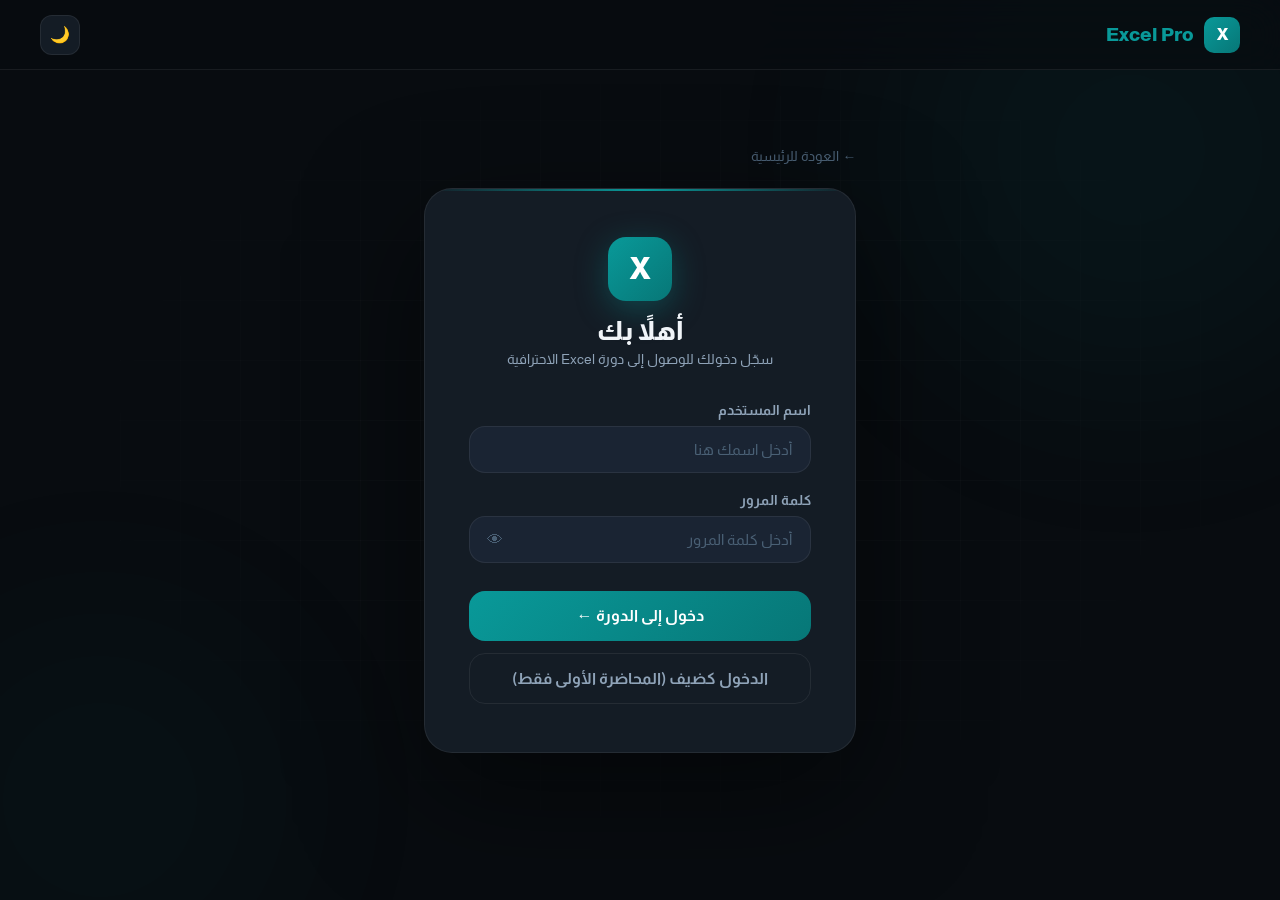
<file: login.html>
<!DOCTYPE html>
<html lang="ar" dir="rtl" data-theme="dark">
<head>
<meta charset="UTF-8">
<meta name="viewport" content="width=device-width, initial-scale=1.0">
<title>تسجيل الدخول - Excel Pro</title>
<link href="https://fonts.googleapis.com/css2?family=Almarai:wght@300;400;700;800&display=swap" rel="stylesheet">
<style>
:root{
  --teal:#099999;--teal-light:#0bbdbd;--teal-dark:#077777;
  --teal-glow:rgba(9,153,153,.35);--teal-subtle:rgba(9,153,153,.08);
  --bg:#080c10;--bg-2:#0d1117;--surface:#141c25;--surface-2:#1a2433;
  --border:rgba(255,255,255,.07);--border-teal:rgba(9,153,153,.25);
  --text-primary:#f0f4f8;--text-secondary:#8fa3b8;--text-muted:#4a6075;
  --gold:#d4a843;--radius-lg:24px;--radius-md:16px;
  --transition:.35s cubic-bezier(.25,.46,.45,.94);--transition-fast:.18s ease;
}
[data-theme="light"]{
  --bg:#f0f4f8;--bg-2:#e8eef4;--surface:#fff;--surface-2:#f5f8fb;
  --border:rgba(0,0,0,.08);--border-teal:rgba(9,153,153,.2);
  --text-primary:#0d1117;--text-secondary:#4a6075;--text-muted:#8fa3b8;
}
*,*::before,*::after{box-sizing:border-box;margin:0;padding:0}
html{direction:rtl}
body{font-family:'Almarai',sans-serif;background:var(--bg);color:var(--text-primary);min-height:100vh;display:flex;align-items:center;justify-content:center;position:relative;overflow:hidden;transition:background .35s,color .35s}
::selection{background:var(--teal);color:#fff}

/* BG */
.bg-grid{position:fixed;inset:0;background-image:linear-gradient(var(--border) 1px,transparent 1px),linear-gradient(90deg,var(--border) 1px,transparent 1px);background-size:60px 60px;opacity:.35;mask-image:radial-gradient(ellipse 70% 70% at center,black 20%,transparent 75%)}
.orb{position:fixed;border-radius:50%;filter:blur(100px);pointer-events:none}
.orb-1{width:500px;height:500px;background:var(--teal);opacity:.06;top:-100px;right:-100px}
.orb-2{width:400px;height:400px;background:var(--teal);opacity:.04;bottom:-100px;left:-100px}

/* NAV TOP-BAR */
.top-bar{position:fixed;top:0;right:0;left:0;display:flex;align-items:center;justify-content:space-between;padding:0 40px;height:70px;background:rgba(8,12,16,.7);backdrop-filter:blur(20px);border-bottom:1px solid var(--border);z-index:100}
[data-theme="light"] .top-bar{background:rgba(240,244,248,.8)}
.logo{display:flex;align-items:center;gap:10px;color:var(--teal);font-weight:800;font-size:1.2rem;text-decoration:none}
.logo-box{width:36px;height:36px;background:linear-gradient(135deg,var(--teal),var(--teal-dark));border-radius:10px;display:flex;align-items:center;justify-content:center;font-size:1rem;color:#fff;font-weight:800}
.theme-btn{width:40px;height:40px;border-radius:12px;border:1.5px solid var(--border);background:var(--surface);color:var(--text-secondary);cursor:pointer;display:flex;align-items:center;justify-content:center;font-size:1rem;transition:var(--transition-fast)}
.theme-btn:hover{border-color:var(--teal);color:var(--teal)}

/* LOGIN BOX */
.login-wrap{position:relative;z-index:10;width:100%;max-width:480px;padding:24px;animation:slideUp .7s cubic-bezier(.25,.46,.45,.94) both}
@keyframes slideUp{from{opacity:0;transform:translateY(40px)}to{opacity:1;transform:translateY(0)}}

.login-card{background:var(--surface);border:1px solid var(--border);border-radius:28px;padding:48px 44px;box-shadow:0 40px 120px rgba(0,0,0,.5);position:relative;overflow:hidden}
.login-card::before{content:'';position:absolute;top:0;right:0;left:0;height:2px;background:linear-gradient(90deg,transparent,var(--teal),transparent)}

.login-logo{display:flex;flex-direction:column;align-items:center;margin-bottom:36px}
.login-logo-icon{width:64px;height:64px;background:linear-gradient(135deg,var(--teal),var(--teal-dark));border-radius:18px;display:flex;align-items:center;justify-content:center;font-size:1.8rem;color:#fff;font-weight:800;box-shadow:0 8px 32px var(--teal-glow);margin-bottom:16px}
.login-logo h1{font-size:1.6rem;font-weight:800;margin-bottom:6px}
.login-logo p{color:var(--text-secondary);font-size:.9rem;font-weight:400;text-align:center}

/* FORM */
.form-group{margin-bottom:20px}
.form-label{display:block;font-size:.85rem;font-weight:700;color:var(--text-secondary);margin-bottom:8px}
.form-input{width:100%;padding:14px 18px;border-radius:var(--radius-md);border:1.5px solid var(--border);background:var(--surface-2);color:var(--text-primary);font-family:'Almarai',sans-serif;font-size:.95rem;transition:var(--transition-fast);outline:none}
.form-input:focus{border-color:var(--teal);background:var(--bg-2);box-shadow:0 0 0 4px rgba(9,153,153,.1)}
.form-input::placeholder{color:var(--text-muted)}

.password-wrap{position:relative}
.password-wrap .form-input{padding-left:48px}
.pw-toggle{position:absolute;left:14px;top:50%;transform:translateY(-50%);background:none;border:none;cursor:pointer;color:var(--text-muted);font-size:1rem;padding:4px;transition:color var(--transition-fast)}
.pw-toggle:hover{color:var(--teal)}

.btn-login{width:100%;padding:16px;border-radius:var(--radius-md);background:linear-gradient(135deg,var(--teal),var(--teal-dark));color:#fff;font-family:'Almarai',sans-serif;font-size:1rem;font-weight:700;border:none;cursor:pointer;transition:var(--transition);position:relative;overflow:hidden;margin-top:8px}
.btn-login:hover{transform:translateY(-2px);box-shadow:0 8px 32px var(--teal-glow)}
.btn-login:active{transform:translateY(0)}
.btn-login.loading .btn-text{opacity:0}
.btn-login .btn-spinner{position:absolute;inset:0;display:none;align-items:center;justify-content:center}
.btn-login.loading .btn-spinner{display:flex}
.spinner{width:20px;height:20px;border:2px solid rgba(255,255,255,.3);border-top-color:#fff;border-radius:50%;animation:spin .7s linear infinite}
@keyframes spin{to{transform:rotate(360deg)}}

/* ERROR/SUCCESS */
.alert{padding:12px 18px;border-radius:var(--radius-md);font-size:.88rem;font-weight:700;margin-bottom:20px;display:none;align-items:center;gap:10px}
.alert.show{display:flex}
.alert-error{background:rgba(220,60,60,.1);border:1px solid rgba(220,60,60,.25);color:#ff6b6b}
.alert-success{background:rgba(9,153,153,.1);border:1px solid var(--border-teal);color:var(--teal)}

/* HINT */
.login-hint{margin-top:28px;padding-top:24px;border-top:1px solid var(--border);text-align:center}
.login-hint p{font-size:.8rem;color:var(--text-muted);margin-bottom:12px;font-weight:400}

/* BACK */
.back-link{display:inline-flex;align-items:center;gap:8px;color:var(--text-muted);font-size:.85rem;text-decoration:none;margin-bottom:24px;transition:color var(--transition-fast)}
.back-link:hover{color:var(--teal)}

/* MOBILE */
@media(max-width:480px){
  .top-bar{padding:0 20px}
  .login-card{padding:36px 24px;border-radius:20px}
  .login-wrap{padding:16px}
}
</style>
</head>
<body>

<div class="bg-grid"></div>
<div class="orb orb-1"></div>
<div class="orb orb-2"></div>

<div class="top-bar">
  <a href="index.html" class="logo">
    <div class="logo-box">X</div>
    Excel Pro
  </a>
  <button class="theme-btn" id="themeToggle" title="تغيير المظهر">🌙</button>
</div>

<div class="login-wrap">
  <a href="index.html" class="back-link">← العودة للرئيسية</a>

  <div class="login-card">
    <div class="login-logo">
      <div class="login-logo-icon">X</div>
      <h1>أهلاً بك</h1>
      <p>سجّل دخولك للوصول إلى دورة Excel الاحترافية</p>
    </div>

    <div class="alert alert-error" id="alertError">
      <span>⚠</span>
      <span id="errorMsg">كلمة المرور غير صحيحة. حاول مرة أخرى.</span>
    </div>
    <div class="alert alert-success" id="alertSuccess">
      <span>✓</span>
      <span>تم تسجيل الدخول بنجاح! جاري توجيهك...</span>
    </div>

    <div class="form-group">
      <label class="form-label" for="username">اسم المستخدم</label>
      <input type="text" id="username" class="form-input" placeholder="أدخل اسمك هنا" autocomplete="off">
    </div>

    <div class="form-group">
      <label class="form-label" for="password">كلمة المرور</label>
      <div class="password-wrap">
        <input type="password" id="password" class="form-input" placeholder="أدخل كلمة المرور" autocomplete="off">
        <button class="pw-toggle" id="pwToggle" type="button">👁</button>
      </div>
    </div>

    <button class="btn-login" id="loginBtn" type="button">
      <span class="btn-text">دخول إلى الدورة ←</span>
      <span class="btn-spinner"><div class="spinner"></div></span>
    </button>
    
    <button class="btn-login" id="guestBtn" type="button" style="background: transparent; border: 1.5px solid var(--border); color: var(--text-secondary); margin-top: 12px; box-shadow: none;">
      <span class="btn-text">الدخول كضيف (المحاضرة الأولى فقط)</span>
    </button>
  </div>
</div>

<script>
// Theme
const toggle = document.getElementById('themeToggle');
let dark = true;
toggle.addEventListener('click', () => {
  dark = !dark;
  document.documentElement.setAttribute('data-theme', dark ? 'dark' : 'light');
  toggle.textContent = dark ? '🌙' : '☀️';
});

// Password toggle
const pwInput = document.getElementById('password');
document.getElementById('pwToggle').addEventListener('click', function() {
  const isText = pwInput.type === 'text';
  pwInput.type = isText ? 'password' : 'text';
  this.textContent = isText ? '👁' : '🙈';
});

// Login Functions
const loginBtn = document.getElementById('loginBtn');
const guestBtn = document.getElementById('guestBtn');
const alertError = document.getElementById('alertError');
const alertSuccess = document.getElementById('alertSuccess');
const errorMsg = document.getElementById('errorMsg');

function hideAlerts() {
  alertError.classList.remove('show');
  alertSuccess.classList.remove('show');
}

// Admin/User Login
function doLogin() {
  hideAlerts();
  const user = document.getElementById('username').value.trim();
  const pass = document.getElementById('password').value.trim();

  if (!user) {
    errorMsg.textContent = 'من فضلك أدخل اسم المستخدم.';
    alertError.classList.add('show');
    return;
  }
  if (!pass) {
    errorMsg.textContent = 'من فضلك أدخل كلمة المرور.';
    alertError.classList.add('show');
    return;
  }
  if (pass !== 'Excel' ) {
    errorMsg.textContent = 'كلمة المرور غير صحيحة. حاول مرة أخرى.';
    alertError.classList.add('show');
    // Shake animation
    const card = document.querySelector('.login-card');
    card.style.animation = 'shake .4s ease';
    setTimeout(() => card.style.animation = '', 400);
    return;
  }

  loginBtn.classList.add('loading');
  const isAdmin = pass === '2025';
  localStorage.setItem('excelPro_user', user);
  localStorage.setItem('excelPro_role', isAdmin ? 'admin' : 'user');
  if (!localStorage.getItem('excelPro_progress')) {
    localStorage.setItem('excelPro_progress', JSON.stringify({ completed: [], locked: isAdmin ? [] : [2,3,4,5,6,7,8,9,10] }));
  }
  alertSuccess.classList.add('show');
  setTimeout(() => { location.href = 'dashboard.html'; }, 1200);
}

loginBtn.addEventListener('click', doLogin);
document.addEventListener('keydown', e => { if (e.key === 'Enter') doLogin(); });

// Guest Login
guestBtn.addEventListener('click', () => {
  hideAlerts();
  localStorage.setItem('excelPro_user', 'ضيف');
  localStorage.setItem('excelPro_role', 'guest');
  // قفل جميع المحاضرات عدا الأولى للضيف
  localStorage.setItem('excelPro_progress', JSON.stringify({ completed: [], locked: [2,3,4,5,6,7,8,9,10] }));
  
  guestBtn.classList.add('loading');
  alertSuccess.innerHTML = '<span>✓</span><span>جاري الدخول كضيف...</span>';
  alertSuccess.classList.add('show');
  
  setTimeout(() => { location.href = 'dashboard.html'; }, 1000);
});

// Add shake keyframes
const style = document.createElement('style');
style.textContent = '@keyframes shake{0%,100%{transform:translateX(0)}20%,60%{transform:translateX(-8px)}40%,80%{transform:translateX(8px)}}';
document.head.appendChild(style);

// Check if already logged in
if (localStorage.getItem('excelPro_user')) {
  const goBtn = document.createElement('a');
  goBtn.href = 'dashboard.html';
  goBtn.style.cssText = 'display:flex;align-items:center;justify-content:center;gap:8px;margin-top:16px;color:var(--teal);font-size:.88rem;font-weight:700;text-decoration:none';
  goBtn.innerHTML = '↩ العودة إلى الدورة';
  document.querySelector('.login-card').appendChild(goBtn);
}
</script>
</body>
</html>
</file>
